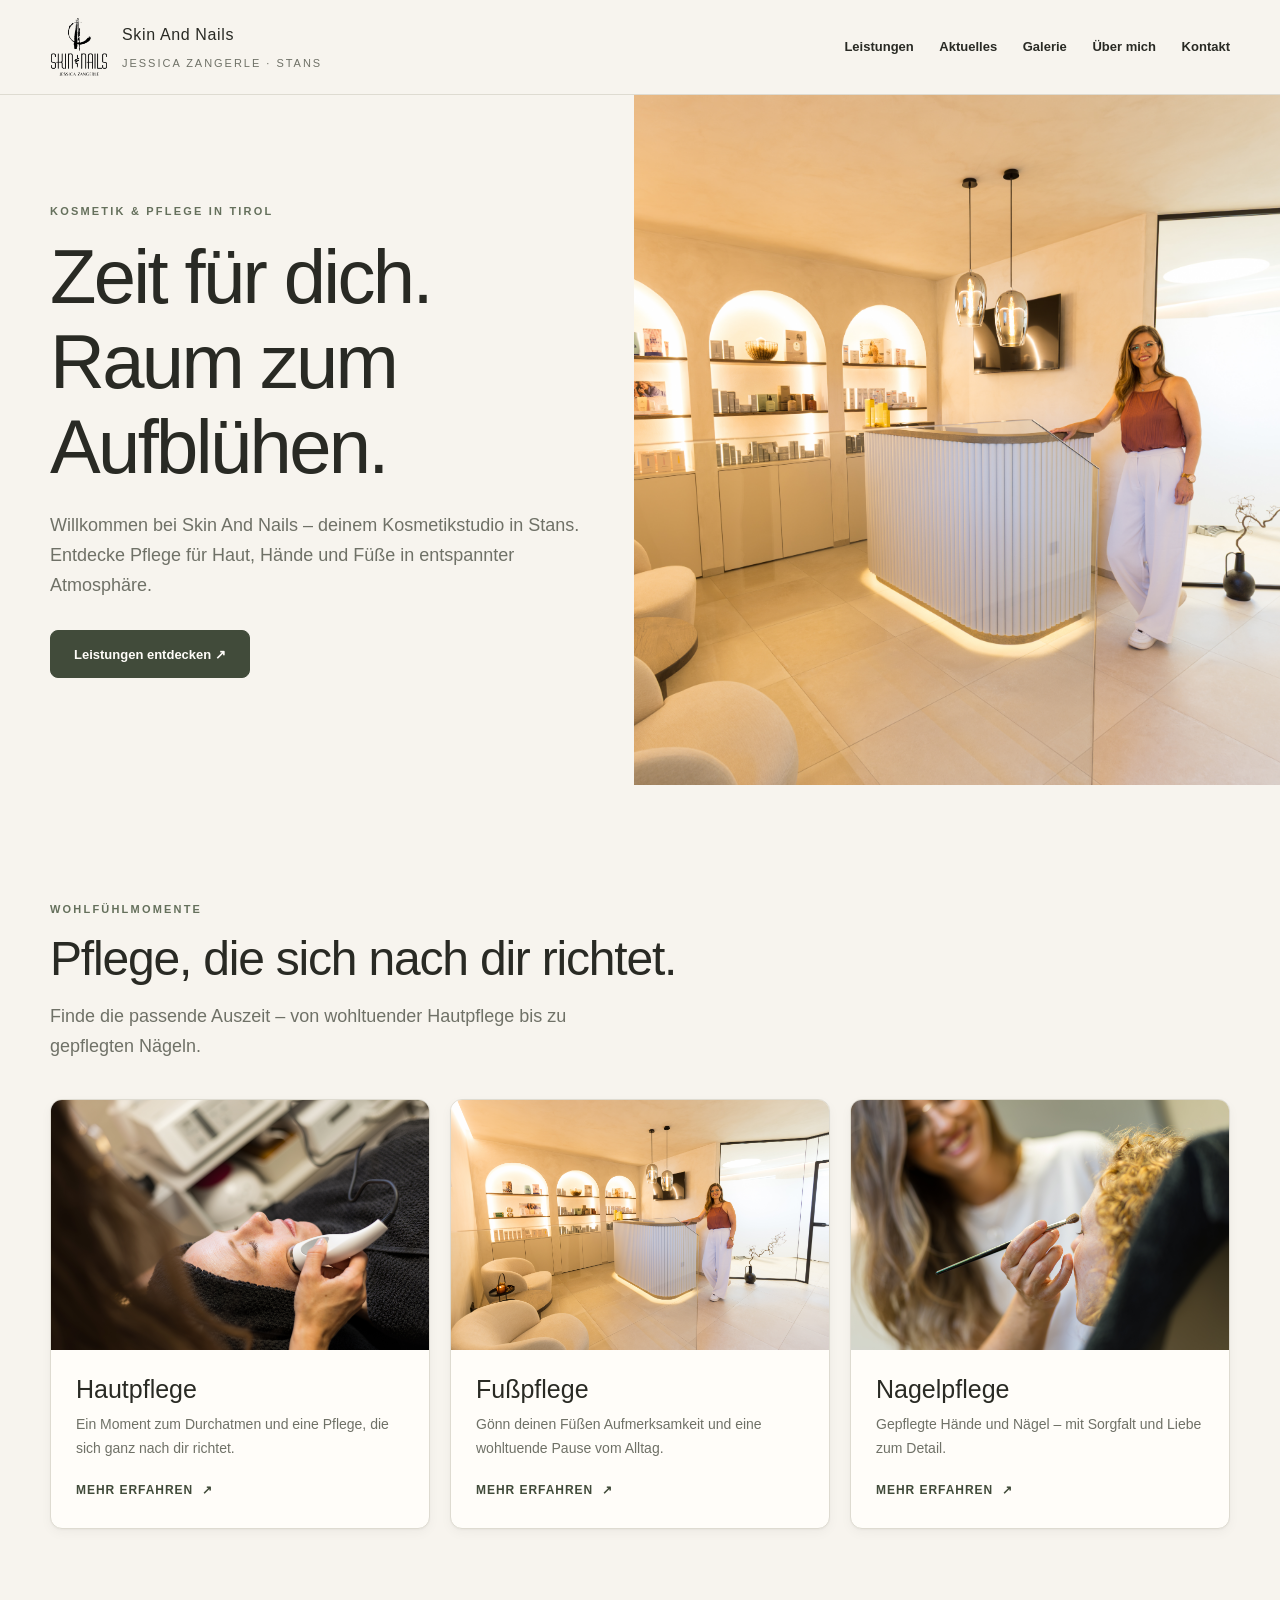
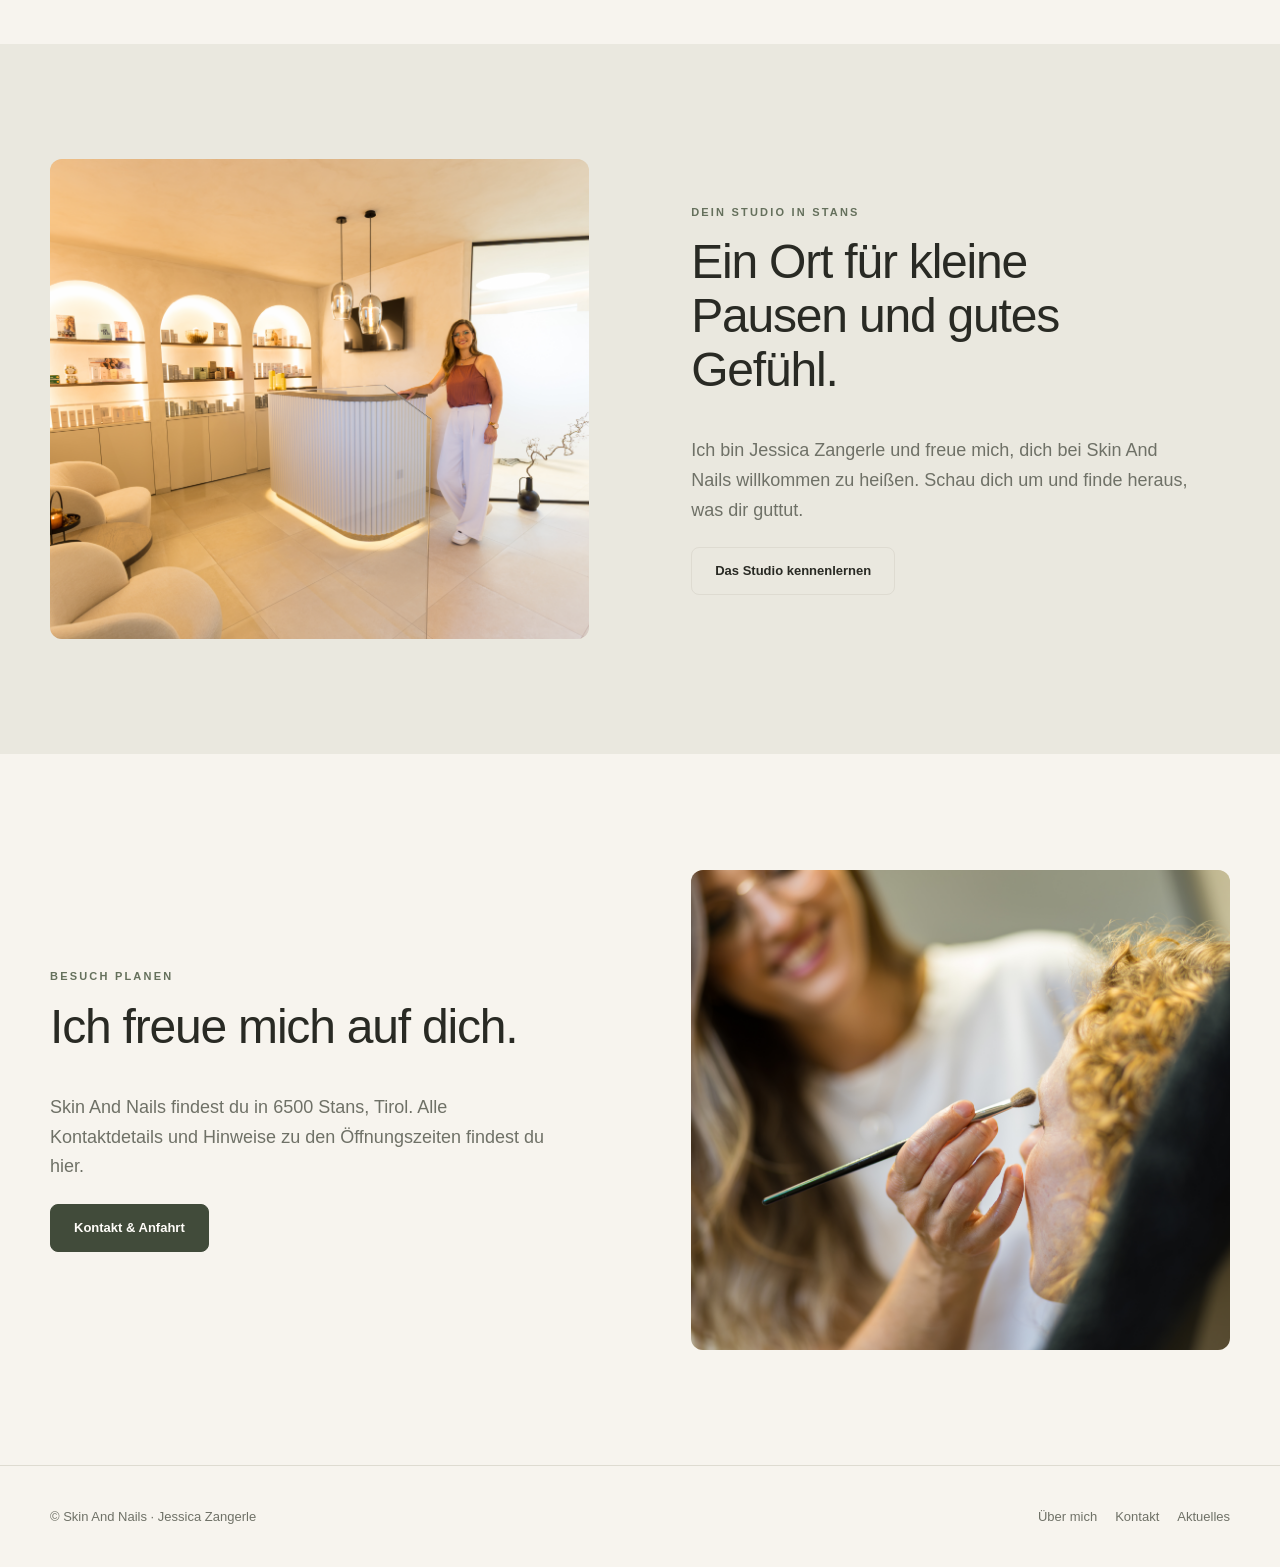
<file: index.html>
<!doctype html>
<html lang="de">
<head>
  <meta charset="utf-8">
  <meta name="viewport" content="width=device-width, initial-scale=1">
  <meta name="description" content="Skin And Nails – Kosmetik, Fußpflege und Nagelpflege in Stans, Tirol. Inhaberin Jessica Zangerle.">
  <meta name="theme-color" content="#f7f4ee">
  <title>Skin And Nails | Kosmetik in Stans, Tirol</title>
  <link rel="stylesheet" href="styles.css">
</head>
<body>
  <header class="site-header"><div class="header-inner">
    <a class="brand" href="./" aria-label="Skin And Nails – Startseite"><img src="assets/logo.png" alt="Skin And Nails Logo"><span><span class="brand-name">Skin And Nails</span><span class="brand-byline">Jessica Zangerle · Stans</span></span></a>
    <nav class="desktop-nav" aria-label="Hauptnavigation"><a href="services/">Leistungen</a><a href="news/">Aktuelles</a><a href="gallery/">Galerie</a><a href="about/">Über mich</a><a href="contact/">Kontakt</a></nav><details class="site-menu"><summary aria-label="Navigation">Menü</summary><nav aria-label="Hauptnavigation"><a href="services/">Leistungen</a><a href="news/">Aktuelles</a><a href="gallery/">Galerie</a><a href="about/">Über mich</a><a href="contact/">Kontakt</a></nav></details>
  </div></header>
  <main>
    <section class="hero">
      <div class="hero-copy"><p class="eyebrow">Kosmetik & Pflege in Tirol</p><h1>Zeit für dich. Raum zum Aufblühen.</h1><p class="lead">Willkommen bei Skin And Nails – deinem Kosmetikstudio in Stans. Entdecke Pflege für Haut, Hände und Füße in entspannter Atmosphäre.</p><a class="button" href="services/">Leistungen entdecken <span aria-hidden="true">&nbsp;↗</span></a></div>
      <div class="hero-image"><img src="assets/studio.jpg" alt="Einblick in das helle Studio Skin And Nails"></div>
    </section>
    <section class="section"><div class="container">
      <div class="section-heading"><p class="eyebrow">Wohlfühlmomente</p><h2>Pflege, die sich nach dir richtet.</h2><p class="lead">Finde die passende Auszeit – von wohltuender Hautpflege bis zu gepflegten Nägeln.</p></div>
      <div class="cards">
        <a class="card" href="services/"><div class="card-image"><img src="assets/skin.jpg" alt="Kosmetische Hautpflege"></div><div class="card-body"><h3>Hautpflege</h3><p>Ein Moment zum Durchatmen und eine Pflege, die sich ganz nach dir richtet.</p><span class="text-link">Mehr erfahren&nbsp; ↗</span></div></a>
        <a class="card" href="services/feet/"><div class="card-image"><img src="assets/studio.jpg" alt="Ruhige Atmosphäre im Studio"></div><div class="card-body"><h3>Fußpflege</h3><p>Gönn deinen Füßen Aufmerksamkeit und eine wohltuende Pause vom Alltag.</p><span class="text-link">Mehr erfahren&nbsp; ↗</span></div></a>
        <a class="card" href="services/nails/"><div class="card-image"><img src="assets/eyes.jpg" alt="Detail aus einer kosmetischen Behandlung"></div><div class="card-body"><h3>Nagelpflege</h3><p>Gepflegte Hände und Nägel – mit Sorgfalt und Liebe zum Detail.</p><span class="text-link">Mehr erfahren&nbsp; ↗</span></div></a>
      </div>
    </div></section>
    <section class="section soft-band"><div class="container split"><div class="split-image"><img src="assets/studio.jpg" alt="Der einladende Empfangsbereich des Studios"></div><div class="split-copy"><p class="eyebrow">Dein Studio in Stans</p><h2>Ein Ort für kleine Pausen und gutes Gefühl.</h2><p class="lead">Ich bin Jessica Zangerle und freue mich, dich bei Skin And Nails willkommen zu heißen. Schau dich um und finde heraus, was dir guttut.</p><a class="button button-light" href="about/">Das Studio kennenlernen</a></div></div></section>
    <section class="section"><div class="container split"><div class="split-copy"><p class="eyebrow">Besuch planen</p><h2>Ich freue mich auf dich.</h2><p class="lead">Skin And Nails findest du in 6500 Stans, Tirol. Alle Kontaktdetails und Hinweise zu den Öffnungszeiten findest du hier.</p><a class="button" href="contact/">Kontakt & Anfahrt</a></div><div class="split-image"><img src="assets/eyes.jpg" alt="Kosmetische Behandlung im Studio"></div></div></section>
  </main>
  <footer class="site-footer"><div class="container footer-inner"><span>© Skin And Nails · Jessica Zangerle</span><div class="footer-links"><a href="about/">Über mich</a><a href="contact/">Kontakt</a><a href="news/">Aktuelles</a></div></div></footer>
</body>
</html>
</file>
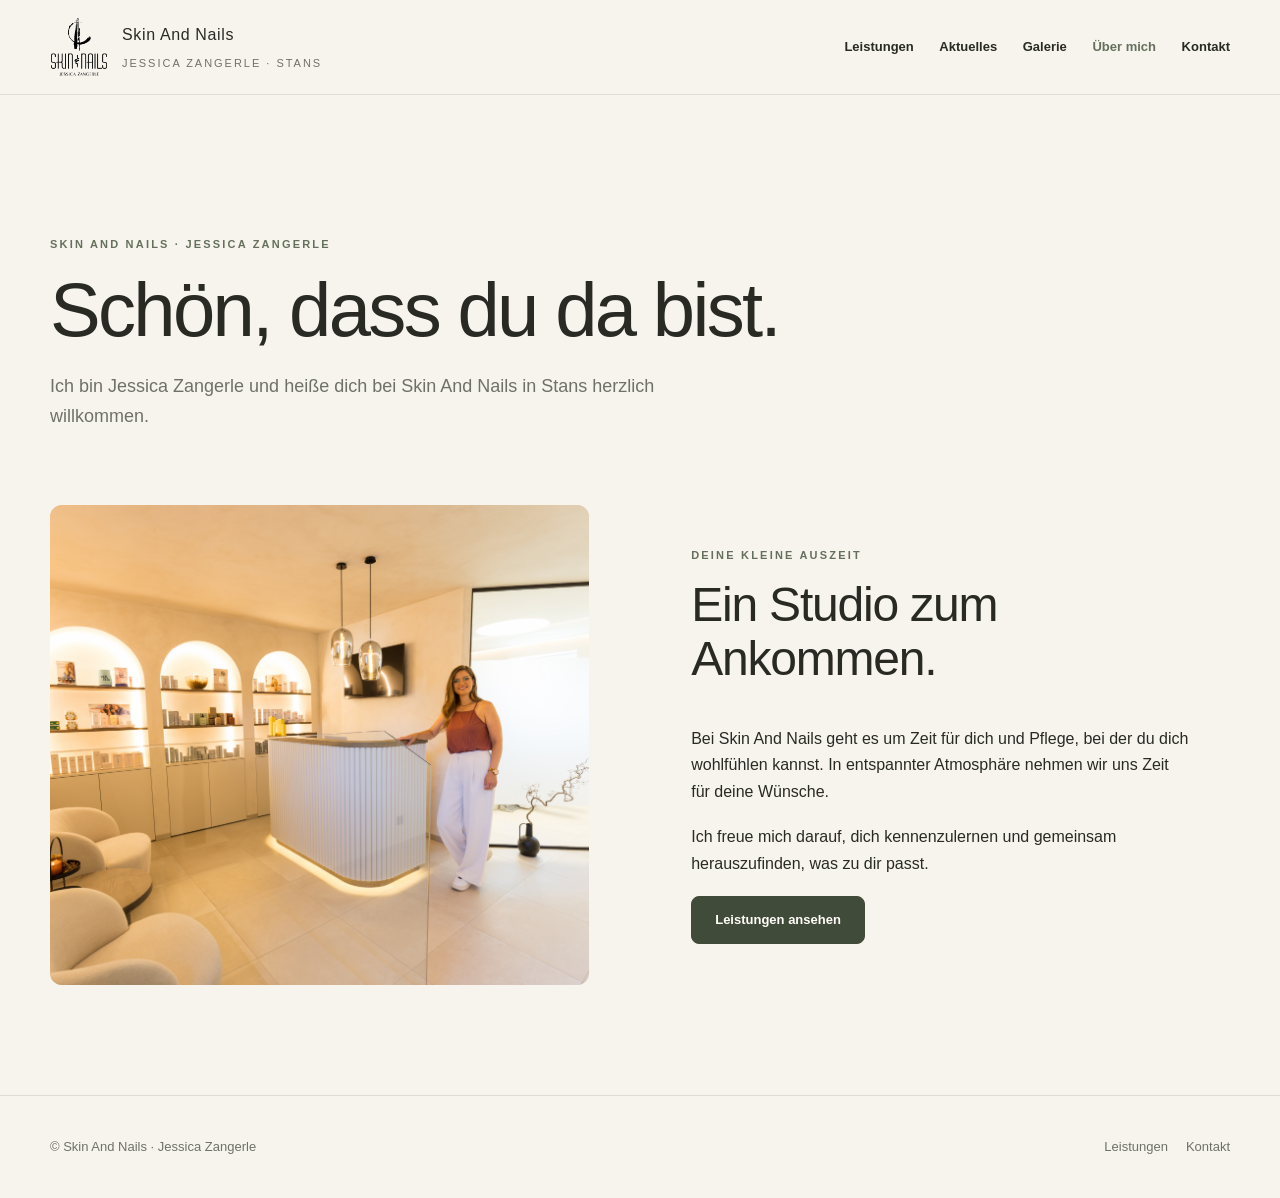
<file: about/index.html>
<!doctype html>
<html lang="de"><head><meta charset="utf-8"><meta name="viewport" content="width=device-width, initial-scale=1"><meta name="description" content="Lerne Jessica Zangerle und Skin And Nails in Stans kennen."><title>Über mich | Skin And Nails</title><link rel="stylesheet" href="../styles.css"></head>
<body><header class="site-header"><div class="header-inner"><a class="brand" href="../" aria-label="Skin And Nails – Startseite"><img src="../assets/logo.png" alt="Skin And Nails Logo"><span><span class="brand-name">Skin And Nails</span><span class="brand-byline">Jessica Zangerle · Stans</span></span></a><nav class="desktop-nav" aria-label="Hauptnavigation"><a href="../services/">Leistungen</a><a href="../news/">Aktuelles</a><a href="../gallery/">Galerie</a><a href="./" aria-current="page">Über mich</a><a href="../contact/">Kontakt</a></nav><details class="site-menu"><summary aria-label="Navigation">Menü</summary><nav aria-label="Hauptnavigation"><a href="../services/">Leistungen</a><a href="../news/">Aktuelles</a><a href="../gallery/">Galerie</a><a href="./" aria-current="page">Über mich</a><a href="../contact/">Kontakt</a></nav></details></div></header>
<main><section class="container page-hero"><p class="eyebrow">Skin And Nails · Jessica Zangerle</p><h1>Schön, dass du da bist.</h1><p class="lead">Ich bin Jessica Zangerle und heiße dich bei Skin And Nails in Stans herzlich willkommen.</p></section><section class="container split" style="padding-bottom:110px"><div class="split-image"><img src="../assets/studio.jpg" alt="Der freundliche, helle Raum von Skin And Nails"></div><div class="split-copy"><p class="eyebrow">Deine kleine Auszeit</p><h2>Ein Studio zum Ankommen.</h2><p>Bei Skin And Nails geht es um Zeit für dich und Pflege, bei der du dich wohlfühlen kannst. In entspannter Atmosphäre nehmen wir uns Zeit für deine Wünsche.</p><p>Ich freue mich darauf, dich kennenzulernen und gemeinsam herauszufinden, was zu dir passt.</p><a class="button" href="../services/">Leistungen ansehen</a></div></section></main><footer class="site-footer"><div class="container footer-inner"><span>© Skin And Nails · Jessica Zangerle</span><div class="footer-links"><a href="../services/">Leistungen</a><a href="../contact/">Kontakt</a></div></div></footer></body></html>
</file>
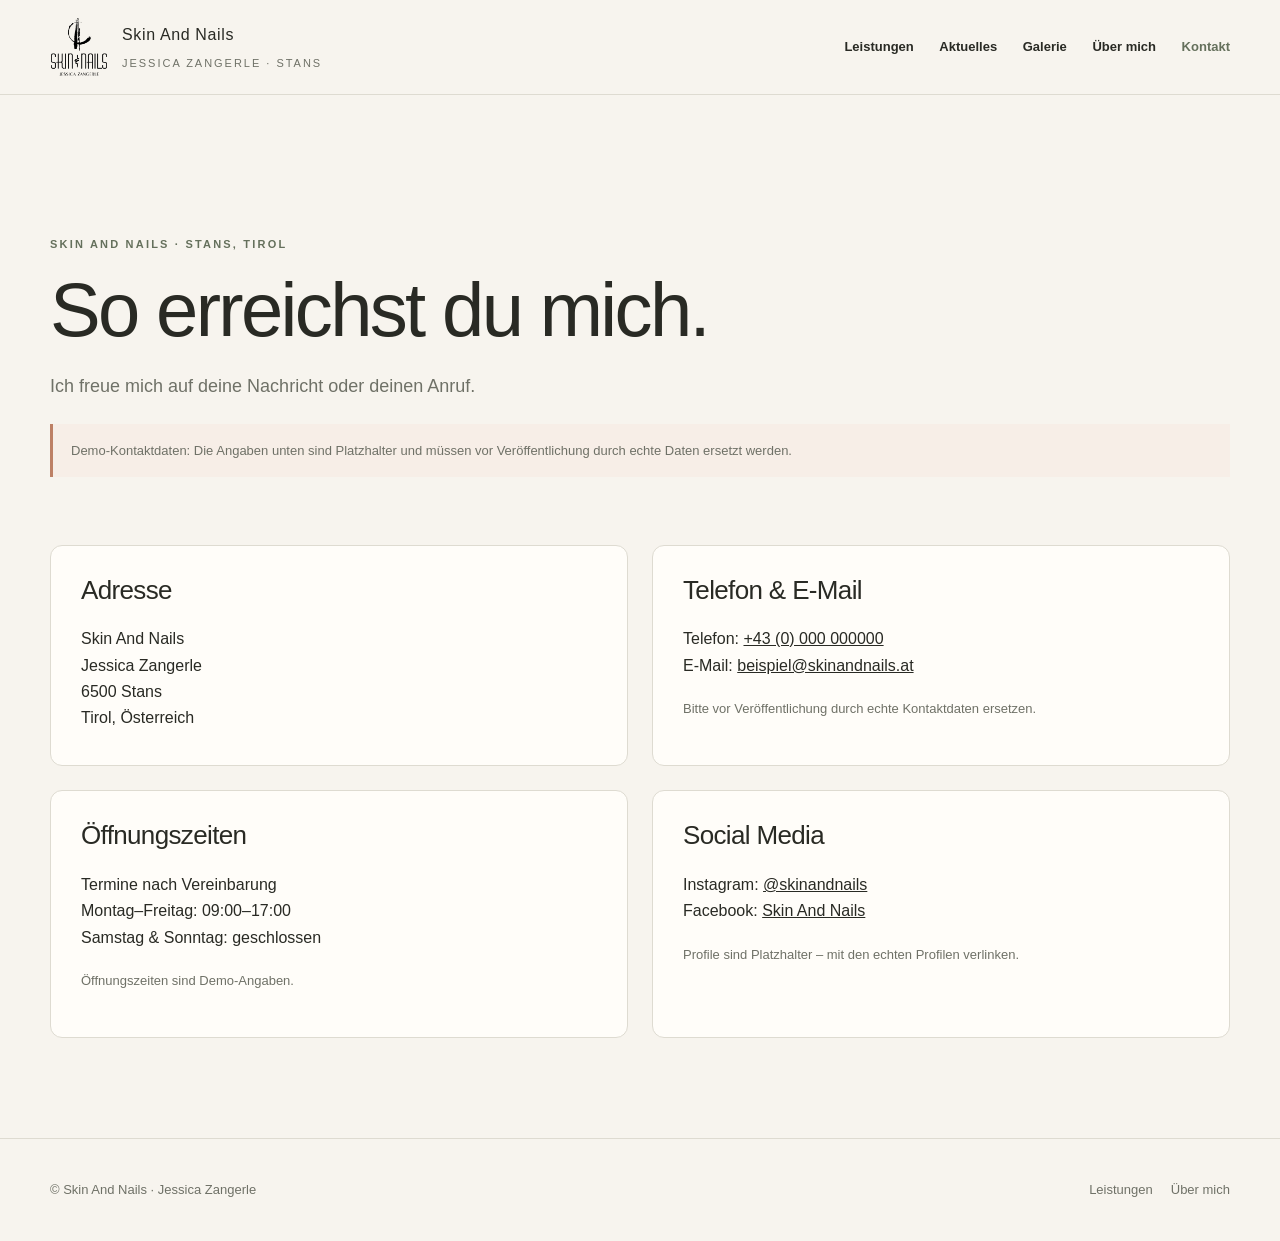
<file: contact/index.html>
<!doctype html>
<html lang="de">

<head>
    <meta charset="utf-8">
    <meta name="viewport" content="width=device-width, initial-scale=1">
    <meta name="description" content="Kontakt und Öffnungszeiten von Skin And Nails in Stans, Tirol.">
    <title>Kontakt | Skin And Nails</title>
    <link rel="stylesheet" href="../styles.css">
</head>

<body>
    <header class="site-header">
        <div class="header-inner"><a class="brand" href="../" aria-label="Skin And Nails – Startseite"><img
                    src="../assets/logo.png" alt="Skin And Nails Logo"><span><span class="brand-name">Skin And
                        Nails</span><span class="brand-byline">Jessica Zangerle · Stans</span></span></a>
            <nav class="desktop-nav" aria-label="Hauptnavigation"><a href="../services/">Leistungen</a><a
                        href="../news/">Aktuelles</a><a href="../gallery/">Galerie</a><a href="../about/">Über
                        mich</a><a href="./" aria-current="page">Kontakt</a></nav><details class="site-menu">
                <summary aria-label="Navigation">Menü</summary>
                <nav aria-label="Hauptnavigation"><a href="../services/">Leistungen</a><a
                        href="../news/">Aktuelles</a><a href="../gallery/">Galerie</a><a href="../about/">Über
                        mich</a><a href="./" aria-current="page">Kontakt</a></nav>
            </details>
        </div>
    </header>
    <main>
        <section class="container page-hero">
            <p class="eyebrow">Skin And Nails · Stans, Tirol</p>
            <h1>So erreichst du mich.</h1>
            <p class="lead">Ich freue mich auf deine Nachricht oder deinen Anruf.</p>
            <p class="placeholder-note">Demo-Kontaktdaten: Die Angaben unten sind Platzhalter und müssen vor
                Veröffentlichung durch echte Daten ersetzt werden.</p>
        </section>
        <section class="container contact-grid">
            <div class="contact-card">
                <h2>Adresse</h2>
                <address>Skin And Nails<br>Jessica Zangerle<br>6500 Stans<br>Tirol, Österreich</address>
            </div>
            <div class="contact-card">
                <h2>Telefon & E-Mail</h2>
                <p>Telefon: <a href="tel:+43000000000">+43 (0) 000 000000</a><br>E-Mail: <a
                        href="mailto:beispiel@skinandnails.at">beispiel@skinandnails.at</a></p>
                <p class="article-meta">Bitte vor Veröffentlichung durch echte Kontaktdaten ersetzen.</p>
            </div>
            <div class="contact-card">
                <h2>Öffnungszeiten</h2>
                <p>Termine nach Vereinbarung<br>Montag–Freitag: 09:00–17:00<br>Samstag & Sonntag: geschlossen</p>
                <p class="article-meta">Öffnungszeiten sind Demo-Angaben.</p>
            </div>
            <div class="contact-card">
                <h2>Social Media</h2>
                <p>Instagram: <a href="https://www.instagram.com/"
                        rel="noopener noreferrer">@skinandnails</a><br>Facebook: <a href="https://www.facebook.com/"
                        rel="noopener noreferrer">Skin And Nails</a></p>
                <p class="article-meta">Profile sind Platzhalter – mit den echten Profilen verlinken.</p>
            </div>
        </section>
    </main>
    <footer class="site-footer">
        <div class="container footer-inner"><span>© Skin And Nails · Jessica Zangerle</span>
            <div class="footer-links"><a href="../services/">Leistungen</a><a href="../about/">Über mich</a></div>
        </div>
    </footer>
</body>

</html>
</file>
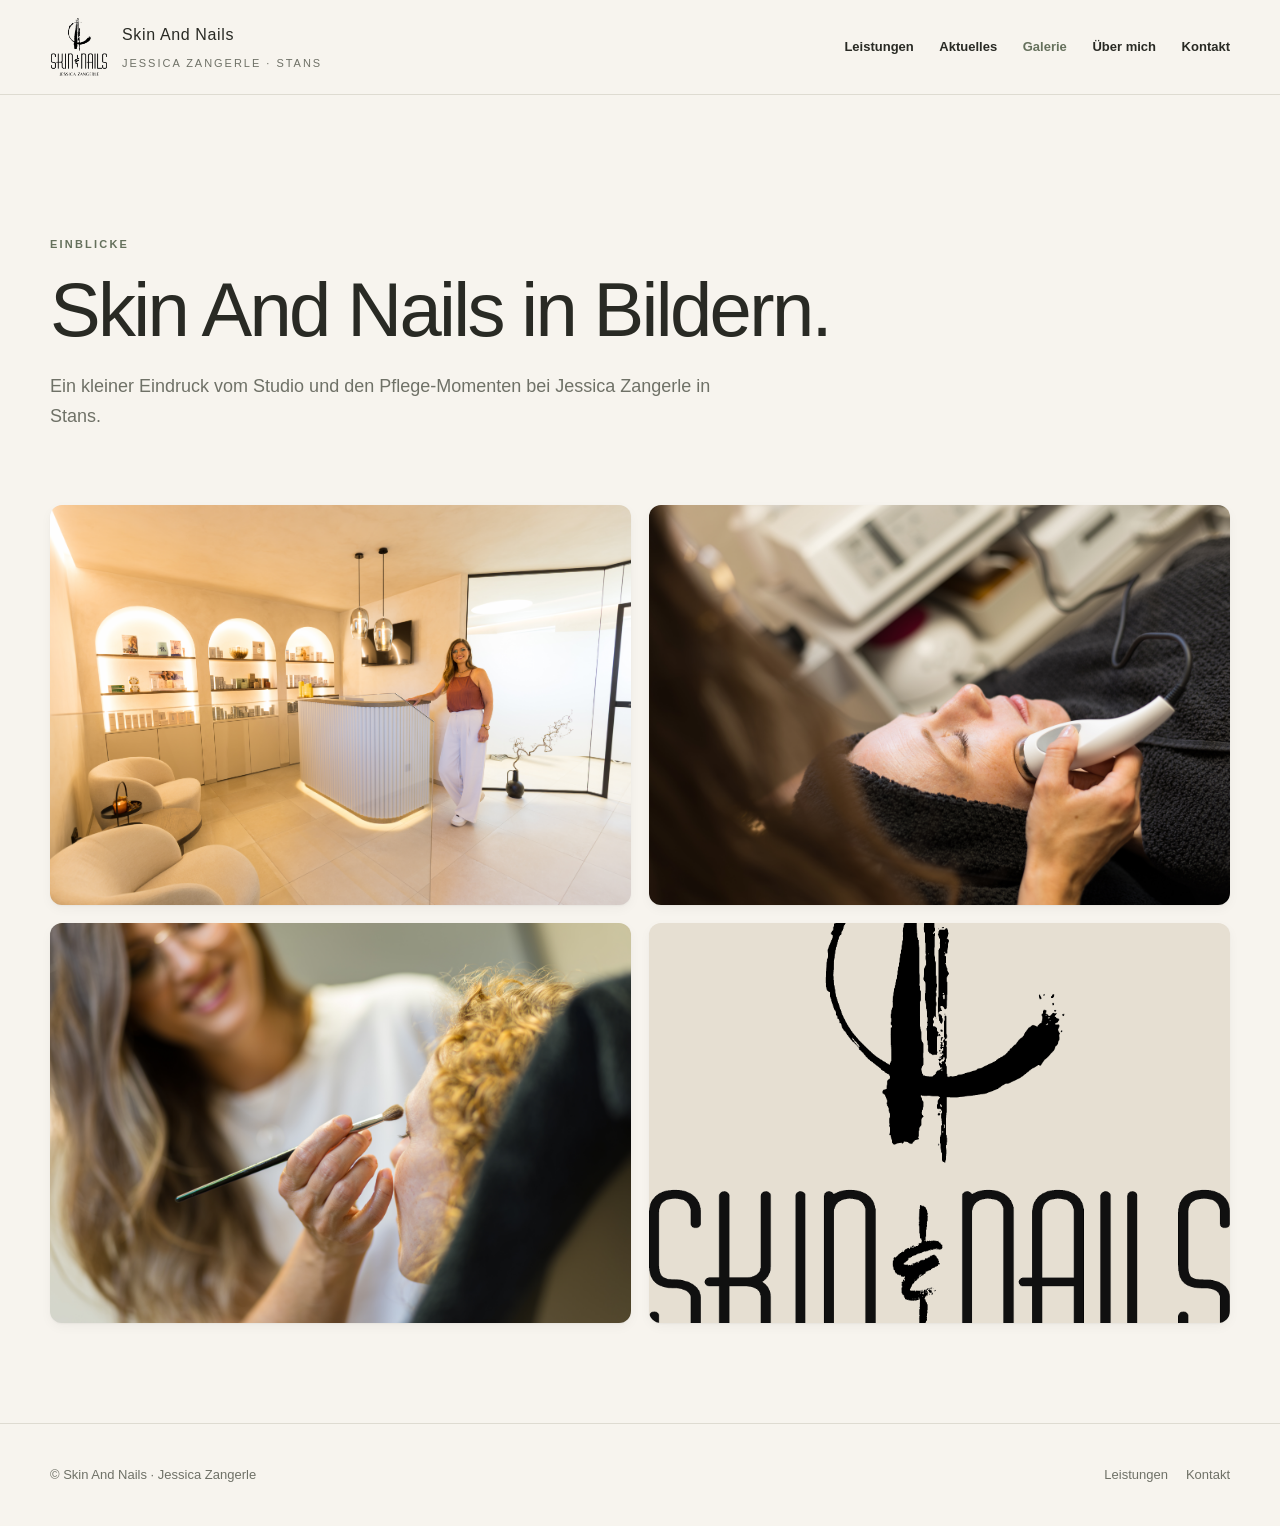
<file: gallery/index.html>
<!doctype html>
<html lang="de"><head><meta charset="utf-8"><meta name="viewport" content="width=device-width, initial-scale=1"><meta name="description" content="Einblicke in das Studio Skin And Nails in Stans, Tirol."><title>Galerie | Skin And Nails</title><link rel="stylesheet" href="../styles.css"></head>
<body><header class="site-header"><div class="header-inner"><a class="brand" href="../" aria-label="Skin And Nails – Startseite"><img src="../assets/logo.png" alt="Skin And Nails Logo"><span><span class="brand-name">Skin And Nails</span><span class="brand-byline">Jessica Zangerle · Stans</span></span></a><nav class="desktop-nav" aria-label="Hauptnavigation"><a href="../services/">Leistungen</a><a href="../news/">Aktuelles</a><a href="./" aria-current="page">Galerie</a><a href="../about/">Über mich</a><a href="../contact/">Kontakt</a></nav><details class="site-menu"><summary aria-label="Navigation">Menü</summary><nav aria-label="Hauptnavigation"><a href="../services/">Leistungen</a><a href="../news/">Aktuelles</a><a href="./" aria-current="page">Galerie</a><a href="../about/">Über mich</a><a href="../contact/">Kontakt</a></nav></details></div></header>
<main><section class="container page-hero"><p class="eyebrow">Einblicke</p><h1>Skin And Nails in Bildern.</h1><p class="lead">Ein kleiner Eindruck vom Studio und den Pflege-Momenten bei Jessica Zangerle in Stans.</p></section><section class="container gallery-grid" aria-label="Bildergalerie"><img src="../assets/studio.jpg" alt="Heller Empfangs- und Wartebereich im Studio"><img src="../assets/skin.jpg" alt="Kosmetische Hautbehandlung"><img src="../assets/eyes.jpg" alt="Detailaufnahme einer kosmetischen Behandlung"><img src="../assets/logo.png" alt="Skin And Nails Logo"></section></main><footer class="site-footer"><div class="container footer-inner"><span>© Skin And Nails · Jessica Zangerle</span><div class="footer-links"><a href="../services/">Leistungen</a><a href="../contact/">Kontakt</a></div></div></footer></body></html>
</file>
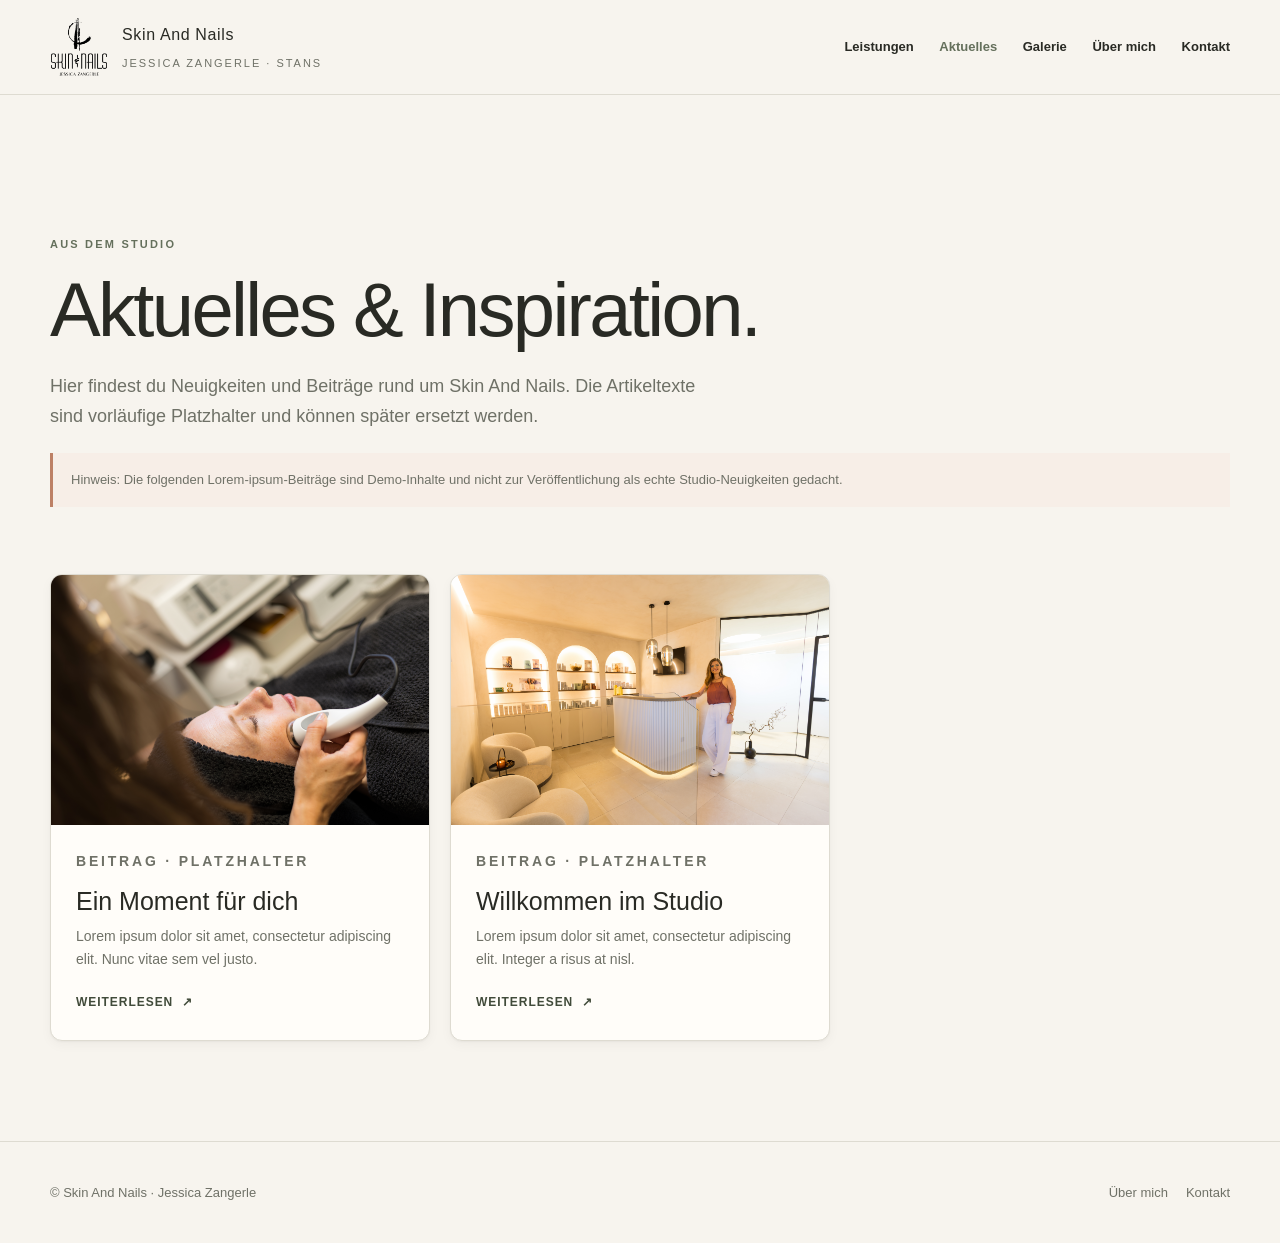
<file: news/index.html>
<!doctype html>
<html lang="de"><head><meta charset="utf-8"><meta name="viewport" content="width=device-width, initial-scale=1"><meta name="description" content="Neuigkeiten und Beiträge von Skin And Nails in Stans, Tirol."><title>Aktuelles | Skin And Nails</title><link rel="stylesheet" href="../styles.css"></head>
<body><header class="site-header"><div class="header-inner"><a class="brand" href="../" aria-label="Skin And Nails – Startseite"><img src="../assets/logo.png" alt="Skin And Nails Logo"><span><span class="brand-name">Skin And Nails</span><span class="brand-byline">Jessica Zangerle · Stans</span></span></a><nav class="desktop-nav" aria-label="Hauptnavigation"><a href="../services/">Leistungen</a><a href="./" aria-current="page">Aktuelles</a><a href="../gallery/">Galerie</a><a href="../about/">Über mich</a><a href="../contact/">Kontakt</a></nav><details class="site-menu"><summary aria-label="Navigation">Menü</summary><nav aria-label="Hauptnavigation"><a href="../services/">Leistungen</a><a href="./" aria-current="page">Aktuelles</a><a href="../gallery/">Galerie</a><a href="../about/">Über mich</a><a href="../contact/">Kontakt</a></nav></details></div></header>
<main><section class="container page-hero"><p class="eyebrow">Aus dem Studio</p><h1>Aktuelles & Inspiration.</h1><p class="lead">Hier findest du Neuigkeiten und Beiträge rund um Skin And Nails. Die Artikeltexte sind vorläufige Platzhalter und können später ersetzt werden.</p><p class="placeholder-note">Hinweis: Die folgenden Lorem-ipsum-Beiträge sind Demo-Inhalte und nicht zur Veröffentlichung als echte Studio-Neuigkeiten gedacht.</p></section><section class="container" style="padding-bottom:100px"><div class="cards">
<a class="card" href="article1/"><div class="card-image"><img src="../assets/skin.jpg" alt="Hautpflege"></div><div class="card-body"><p class="eyebrow">Beitrag · Platzhalter</p><h3>Ein Moment für dich</h3><p>Lorem ipsum dolor sit amet, consectetur adipiscing elit. Nunc vitae sem vel justo.</p><span class="text-link">Weiterlesen&nbsp; ↗</span></div></a>
<a class="card" href="article2/"><div class="card-image"><img src="../assets/studio.jpg" alt="Einblick in das Studio"></div><div class="card-body"><p class="eyebrow">Beitrag · Platzhalter</p><h3>Willkommen im Studio</h3><p>Lorem ipsum dolor sit amet, consectetur adipiscing elit. Integer a risus at nisl.</p><span class="text-link">Weiterlesen&nbsp; ↗</span></div></a>
</div></section></main><footer class="site-footer"><div class="container footer-inner"><span>© Skin And Nails · Jessica Zangerle</span><div class="footer-links"><a href="../about/">Über mich</a><a href="../contact/">Kontakt</a></div></div></footer></body></html>
</file>
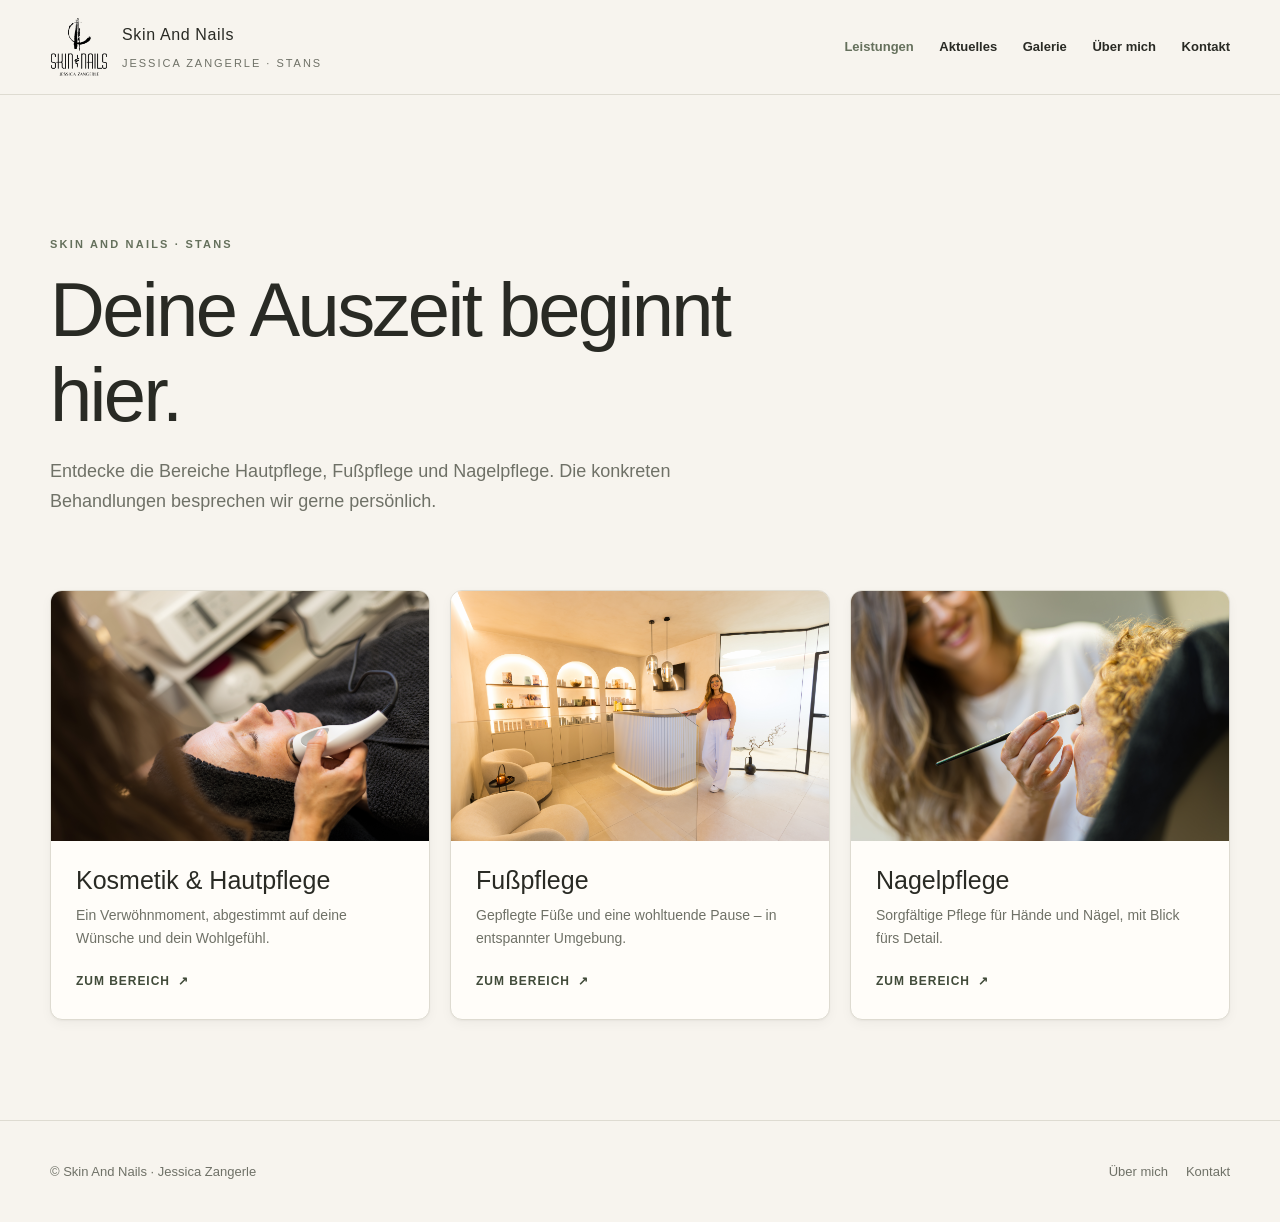
<file: services/index.html>
<!doctype html>
<html lang="de"><head><meta charset="utf-8"><meta name="viewport" content="width=device-width, initial-scale=1"><meta name="description" content="Entdecke die Pflegeangebote von Skin And Nails in Stans, Tirol."><title>Leistungen | Skin And Nails</title><link rel="stylesheet" href="../styles.css"></head>
<body><header class="site-header"><div class="header-inner"><a class="brand" href="../" aria-label="Skin And Nails – Startseite"><img src="../assets/logo.png" alt="Skin And Nails Logo"><span><span class="brand-name">Skin And Nails</span><span class="brand-byline">Jessica Zangerle · Stans</span></span></a><nav class="desktop-nav" aria-label="Hauptnavigation"><a href="./" aria-current="page">Leistungen</a><a href="../news/">Aktuelles</a><a href="../gallery/">Galerie</a><a href="../about/">Über mich</a><a href="../contact/">Kontakt</a></nav><details class="site-menu"><summary aria-label="Navigation">Menü</summary><nav aria-label="Hauptnavigation"><a href="./" aria-current="page">Leistungen</a><a href="../news/">Aktuelles</a><a href="../gallery/">Galerie</a><a href="../about/">Über mich</a><a href="../contact/">Kontakt</a></nav></details></div></header>
<main><section class="container page-hero"><p class="eyebrow">Skin And Nails · Stans</p><h1>Deine Auszeit beginnt hier.</h1><p class="lead">Entdecke die Bereiche Hautpflege, Fußpflege und Nagelpflege. Die konkreten Behandlungen besprechen wir gerne persönlich.</p></section><section class="container" style="padding-bottom:100px"><div class="cards">
<a class="card" href="./"><div class="card-image"><img src="../assets/skin.jpg" alt="Hautpflege bei Skin And Nails"></div><div class="card-body"><h3>Kosmetik & Hautpflege</h3><p>Ein Verwöhnmoment, abgestimmt auf deine Wünsche und dein Wohlgefühl.</p><span class="text-link">Zum Bereich&nbsp; ↗</span></div></a>
<a class="card" href="feet/"><div class="card-image"><img src="../assets/studio.jpg" alt="Ruhiger Behandlungsbereich im Studio"></div><div class="card-body"><h3>Fußpflege</h3><p>Gepflegte Füße und eine wohltuende Pause – in entspannter Umgebung.</p><span class="text-link">Zum Bereich&nbsp; ↗</span></div></a>
<a class="card" href="nails/"><div class="card-image"><img src="../assets/eyes.jpg" alt="Detail einer kosmetischen Behandlung"></div><div class="card-body"><h3>Nagelpflege</h3><p>Sorgfältige Pflege für Hände und Nägel, mit Blick fürs Detail.</p><span class="text-link">Zum Bereich&nbsp; ↗</span></div></a>
</div></section></main><footer class="site-footer"><div class="container footer-inner"><span>© Skin And Nails · Jessica Zangerle</span><div class="footer-links"><a href="../about/">Über mich</a><a href="../contact/">Kontakt</a></div></div></footer></body></html>
</file>
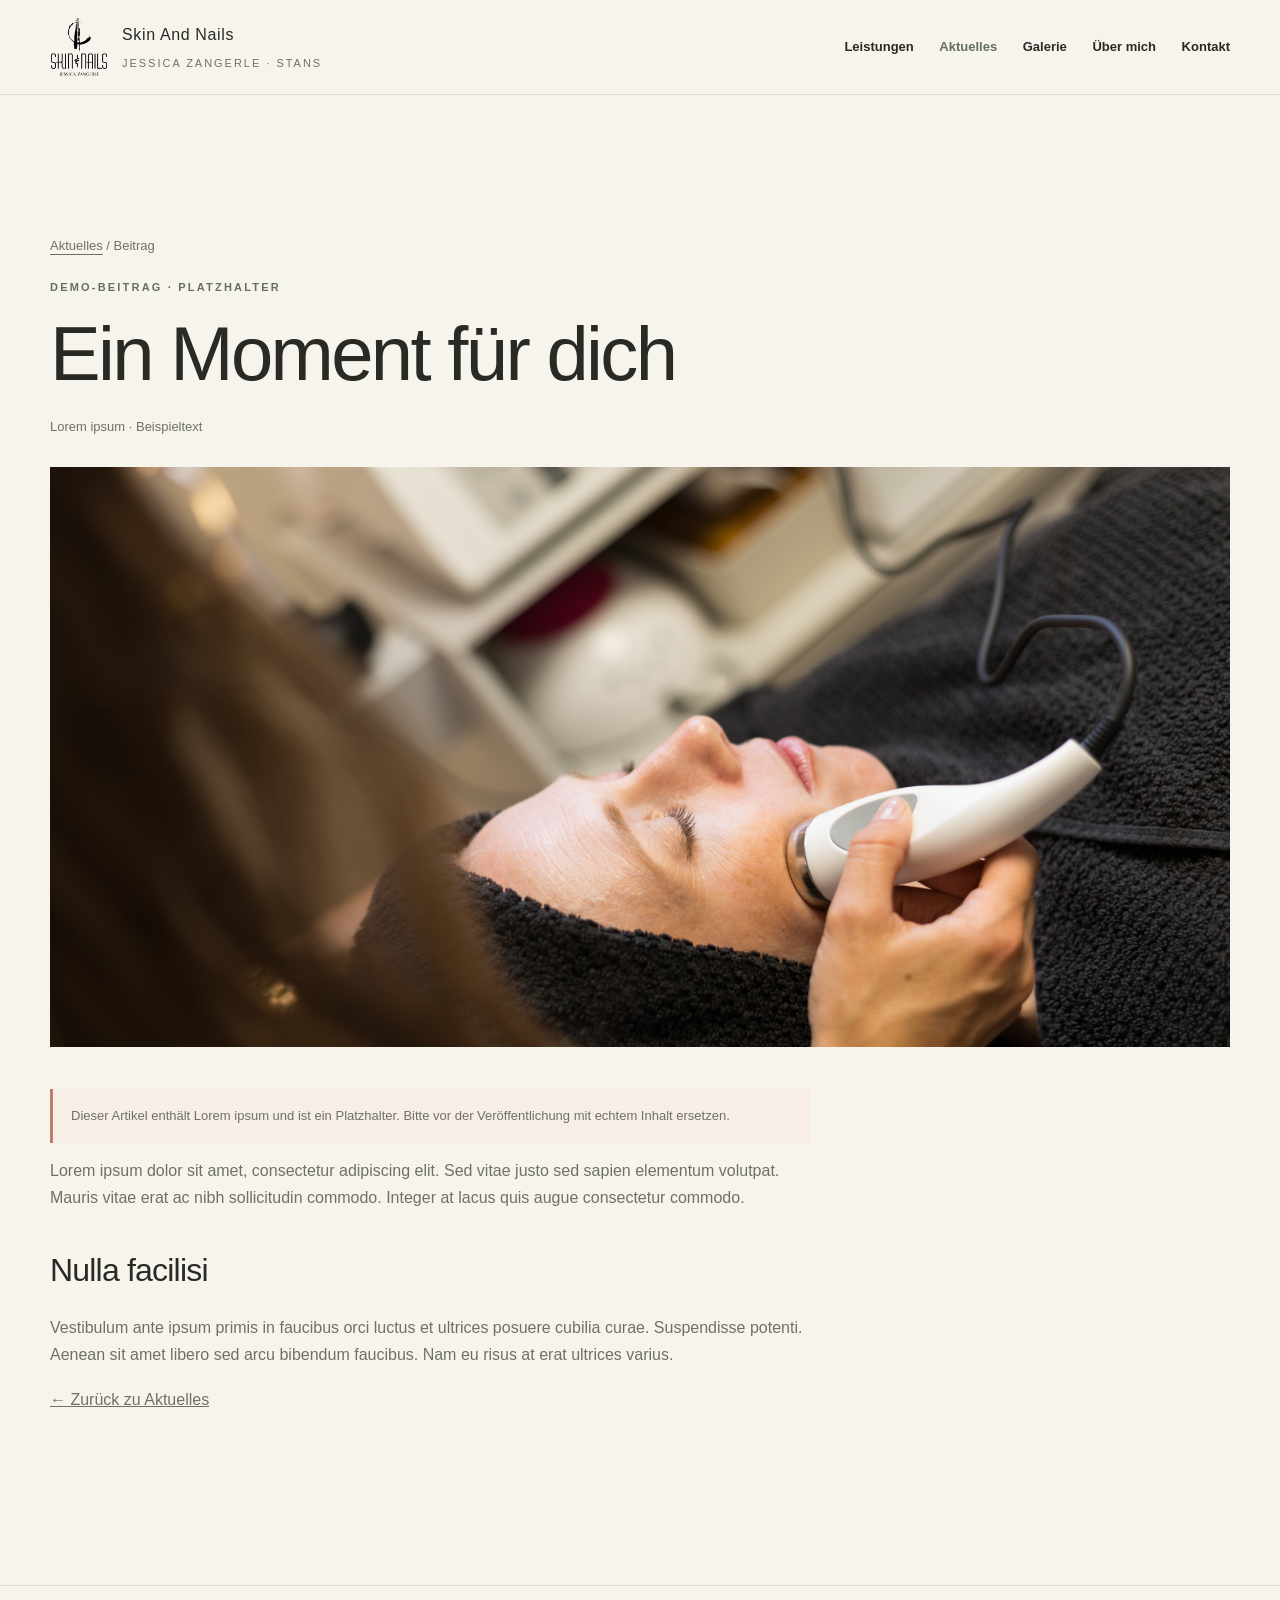
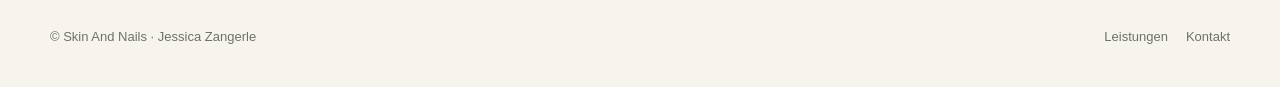
<file: news/article1/index.html>
<!doctype html>
<html lang="de"><head><meta charset="utf-8"><meta name="viewport" content="width=device-width, initial-scale=1"><meta name="description" content="Demo-Beitrag von Skin And Nails."><title>Ein Moment für dich | Skin And Nails</title><link rel="stylesheet" href="../../styles.css"></head>
<body><header class="site-header"><div class="header-inner"><a class="brand" href="../../" aria-label="Skin And Nails – Startseite"><img src="../../assets/logo.png" alt="Skin And Nails Logo"><span><span class="brand-name">Skin And Nails</span><span class="brand-byline">Jessica Zangerle · Stans</span></span></a><nav class="desktop-nav" aria-label="Hauptnavigation"><a href="../../services/">Leistungen</a><a href="../" aria-current="page">Aktuelles</a><a href="../../gallery/">Galerie</a><a href="../../about/">Über mich</a><a href="../../contact/">Kontakt</a></nav><details class="site-menu"><summary aria-label="Navigation">Menü</summary><nav aria-label="Hauptnavigation"><a href="../../services/">Leistungen</a><a href="../" aria-current="page">Aktuelles</a><a href="../../gallery/">Galerie</a><a href="../../about/">Über mich</a><a href="../../contact/">Kontakt</a></nav></details></div></header>
<main><article class="container page-hero"><p class="breadcrumb"><a href="../">Aktuelles</a> / Beitrag</p><p class="eyebrow">Demo-Beitrag · Platzhalter</p><h1>Ein Moment für dich</h1><p class="article-meta">Lorem ipsum · Beispieltext</p><img class="article-image" src="../../assets/skin.jpg" alt="Hautpflege bei Skin And Nails"><div class="content"><p class="placeholder-note">Dieser Artikel enthält Lorem ipsum und ist ein Platzhalter. Bitte vor der Veröffentlichung mit echtem Inhalt ersetzen.</p><p>Lorem ipsum dolor sit amet, consectetur adipiscing elit. Sed vitae justo sed sapien elementum volutpat. Mauris vitae erat ac nibh sollicitudin commodo. Integer at lacus quis augue consectetur commodo.</p><h2>Nulla facilisi</h2><p>Vestibulum ante ipsum primis in faucibus orci luctus et ultrices posuere cubilia curae. Suspendisse potenti. Aenean sit amet libero sed arcu bibendum faucibus. Nam eu risus at erat ultrices varius.</p><p><a href="../">← Zurück zu Aktuelles</a></p></div></article></main><footer class="site-footer"><div class="container footer-inner"><span>© Skin And Nails · Jessica Zangerle</span><div class="footer-links"><a href="../../services/">Leistungen</a><a href="../../contact/">Kontakt</a></div></div></footer></body></html>
</file>
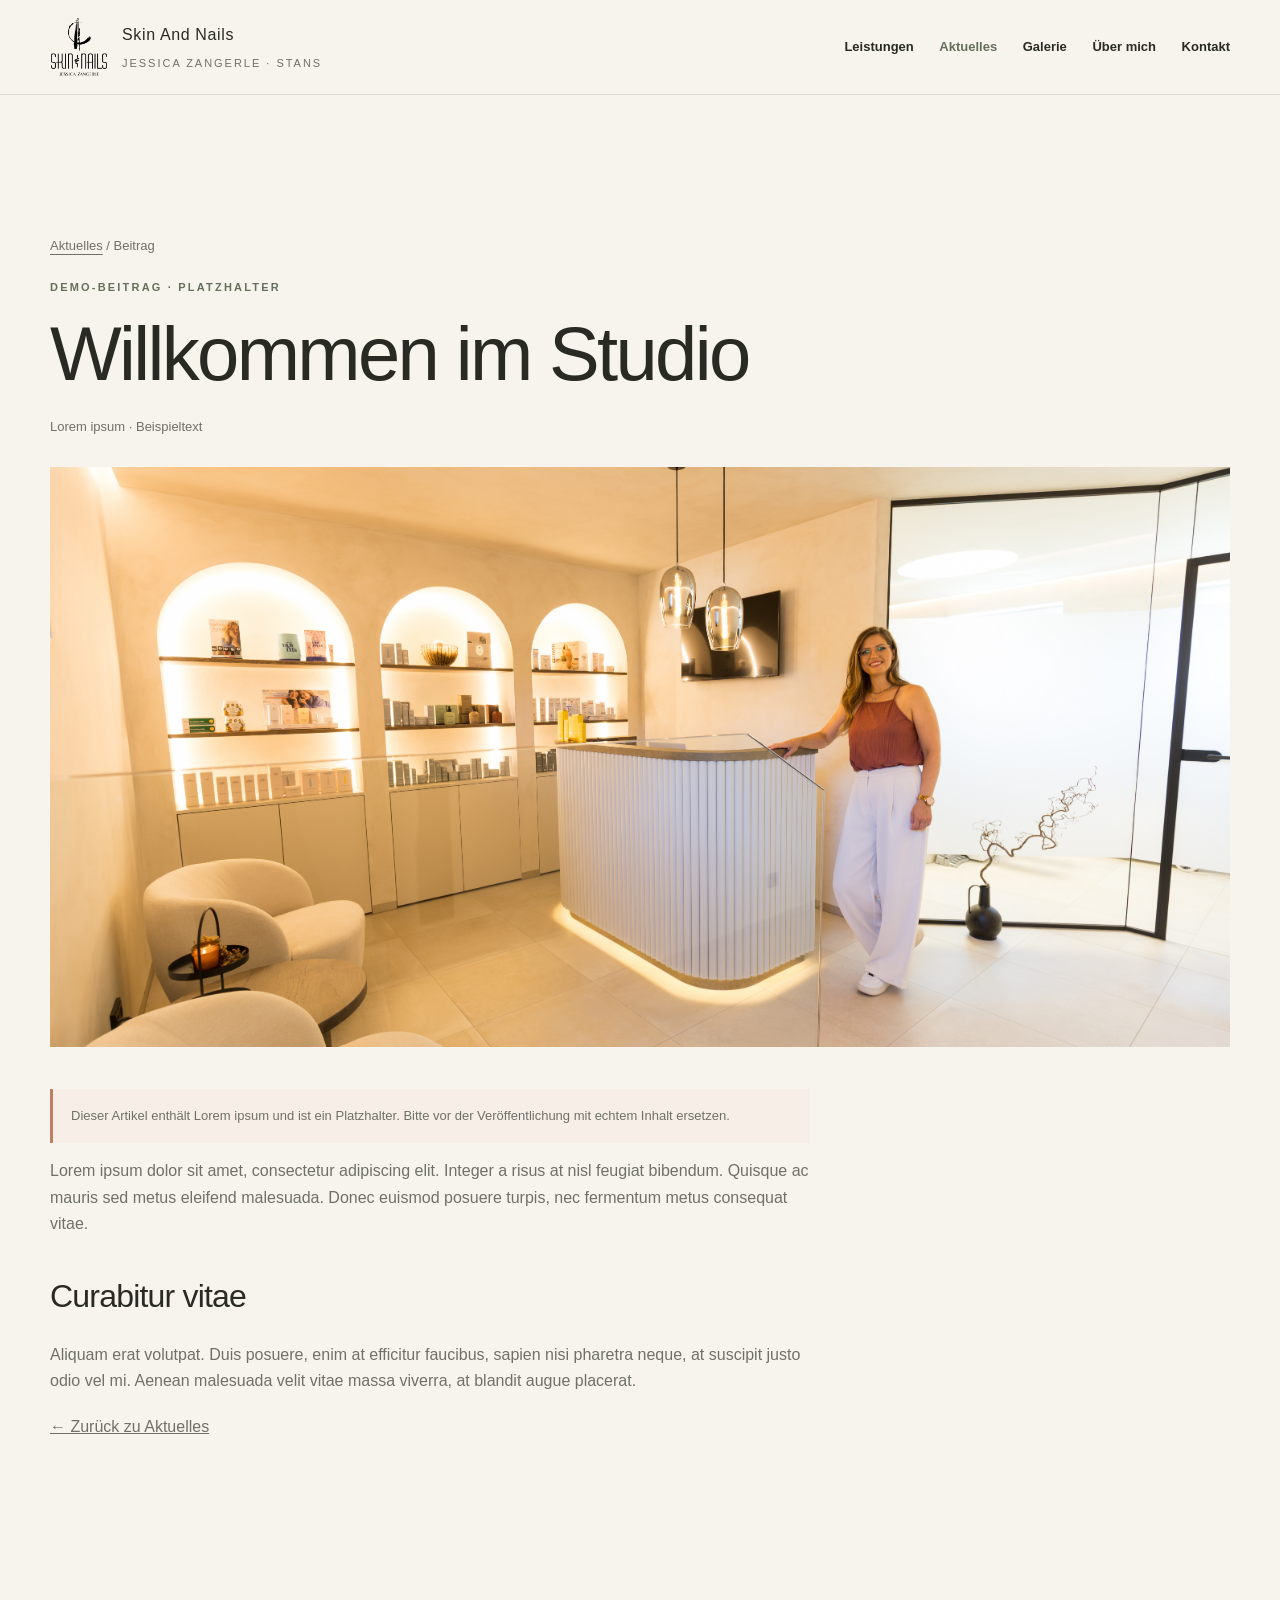
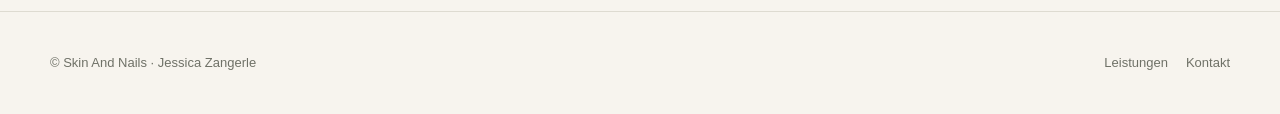
<file: news/article2/index.html>
<!doctype html>
<html lang="de"><head><meta charset="utf-8"><meta name="viewport" content="width=device-width, initial-scale=1"><meta name="description" content="Demo-Beitrag von Skin And Nails."><title>Willkommen im Studio | Skin And Nails</title><link rel="stylesheet" href="../../styles.css"></head>
<body><header class="site-header"><div class="header-inner"><a class="brand" href="../../" aria-label="Skin And Nails – Startseite"><img src="../../assets/logo.png" alt="Skin And Nails Logo"><span><span class="brand-name">Skin And Nails</span><span class="brand-byline">Jessica Zangerle · Stans</span></span></a><nav class="desktop-nav" aria-label="Hauptnavigation"><a href="../../services/">Leistungen</a><a href="../" aria-current="page">Aktuelles</a><a href="../../gallery/">Galerie</a><a href="../../about/">Über mich</a><a href="../../contact/">Kontakt</a></nav><details class="site-menu"><summary aria-label="Navigation">Menü</summary><nav aria-label="Hauptnavigation"><a href="../../services/">Leistungen</a><a href="../" aria-current="page">Aktuelles</a><a href="../../gallery/">Galerie</a><a href="../../about/">Über mich</a><a href="../../contact/">Kontakt</a></nav></details></div></header>
<main><article class="container page-hero"><p class="breadcrumb"><a href="../">Aktuelles</a> / Beitrag</p><p class="eyebrow">Demo-Beitrag · Platzhalter</p><h1>Willkommen im Studio</h1><p class="article-meta">Lorem ipsum · Beispieltext</p><img class="article-image" src="../../assets/studio.jpg" alt="Einblick in das Studio Skin And Nails"><div class="content"><p class="placeholder-note">Dieser Artikel enthält Lorem ipsum und ist ein Platzhalter. Bitte vor der Veröffentlichung mit echtem Inhalt ersetzen.</p><p>Lorem ipsum dolor sit amet, consectetur adipiscing elit. Integer a risus at nisl feugiat bibendum. Quisque ac mauris sed metus eleifend malesuada. Donec euismod posuere turpis, nec fermentum metus consequat vitae.</p><h2>Curabitur vitae</h2><p>Aliquam erat volutpat. Duis posuere, enim at efficitur faucibus, sapien nisi pharetra neque, at suscipit justo odio vel mi. Aenean malesuada velit vitae massa viverra, at blandit augue placerat.</p><p><a href="../">← Zurück zu Aktuelles</a></p></div></article></main><footer class="site-footer"><div class="container footer-inner"><span>© Skin And Nails · Jessica Zangerle</span><div class="footer-links"><a href="../../services/">Leistungen</a><a href="../../contact/">Kontakt</a></div></div></footer></body></html>
</file>
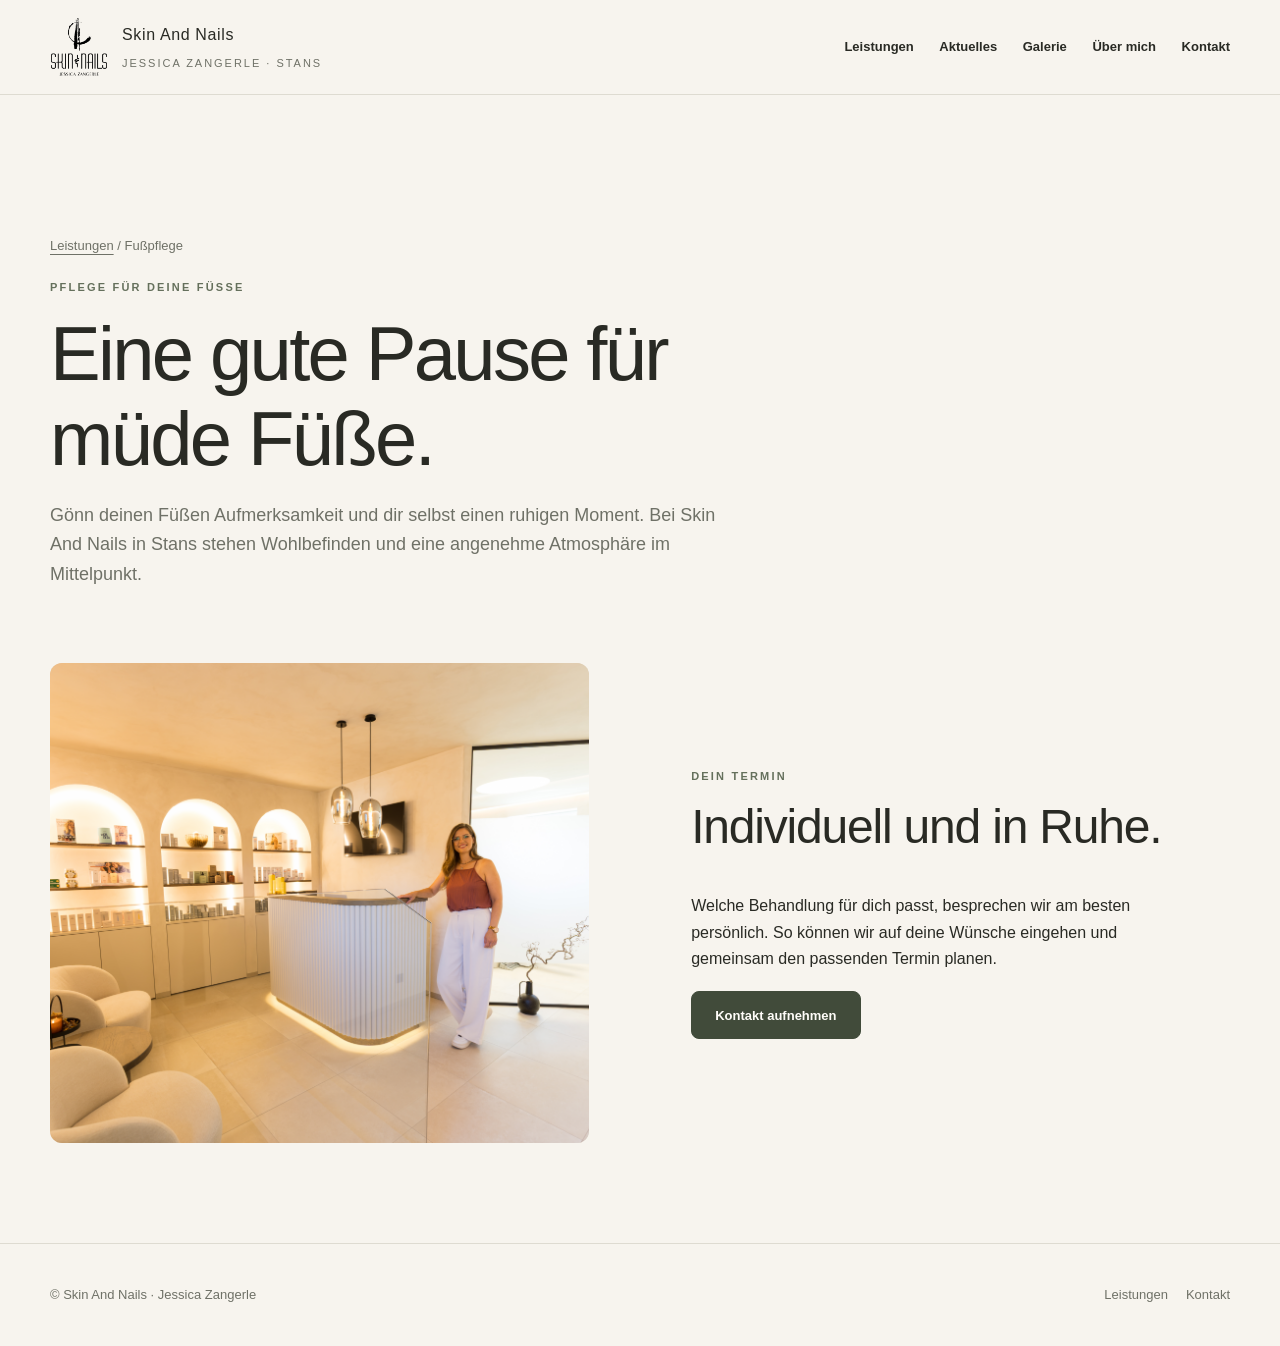
<file: services/feet/index.html>
<!doctype html>
<html lang="de"><head><meta charset="utf-8"><meta name="viewport" content="width=device-width, initial-scale=1"><meta name="description" content="Fußpflege bei Skin And Nails in Stans, Tirol."><title>Fußpflege | Skin And Nails</title><link rel="stylesheet" href="../../styles.css"></head>
<body><header class="site-header"><div class="header-inner"><a class="brand" href="../../" aria-label="Skin And Nails – Startseite"><img src="../../assets/logo.png" alt="Skin And Nails Logo"><span><span class="brand-name">Skin And Nails</span><span class="brand-byline">Jessica Zangerle · Stans</span></span></a><nav class="desktop-nav" aria-label="Hauptnavigation"><a href="../">Leistungen</a><a href="../../news/">Aktuelles</a><a href="../../gallery/">Galerie</a><a href="../../about/">Über mich</a><a href="../../contact/">Kontakt</a></nav><details class="site-menu"><summary aria-label="Navigation">Menü</summary><nav aria-label="Hauptnavigation"><a href="../">Leistungen</a><a href="../../news/">Aktuelles</a><a href="../../gallery/">Galerie</a><a href="../../about/">Über mich</a><a href="../../contact/">Kontakt</a></nav></details></div></header>
<main><section class="container page-hero"><p class="breadcrumb"><a href="../">Leistungen</a> / Fußpflege</p><p class="eyebrow">Pflege für deine Füße</p><h1>Eine gute Pause für müde Füße.</h1><p class="lead">Gönn deinen Füßen Aufmerksamkeit und dir selbst einen ruhigen Moment. Bei Skin And Nails in Stans stehen Wohlbefinden und eine angenehme Atmosphäre im Mittelpunkt.</p></section><section class="container split" style="padding-bottom:100px"><div class="split-image"><img src="../../assets/studio.jpg" alt="Der einladende Behandlungsraum im Studio"></div><div class="split-copy"><p class="eyebrow">Dein Termin</p><h2>Individuell und in Ruhe.</h2><p>Welche Behandlung für dich passt, besprechen wir am besten persönlich. So können wir auf deine Wünsche eingehen und gemeinsam den passenden Termin planen.</p><a class="button" href="../../contact/">Kontakt aufnehmen</a></div></section></main><footer class="site-footer"><div class="container footer-inner"><span>© Skin And Nails · Jessica Zangerle</span><div class="footer-links"><a href="../">Leistungen</a><a href="../../contact/">Kontakt</a></div></div></footer></body></html>
</file>
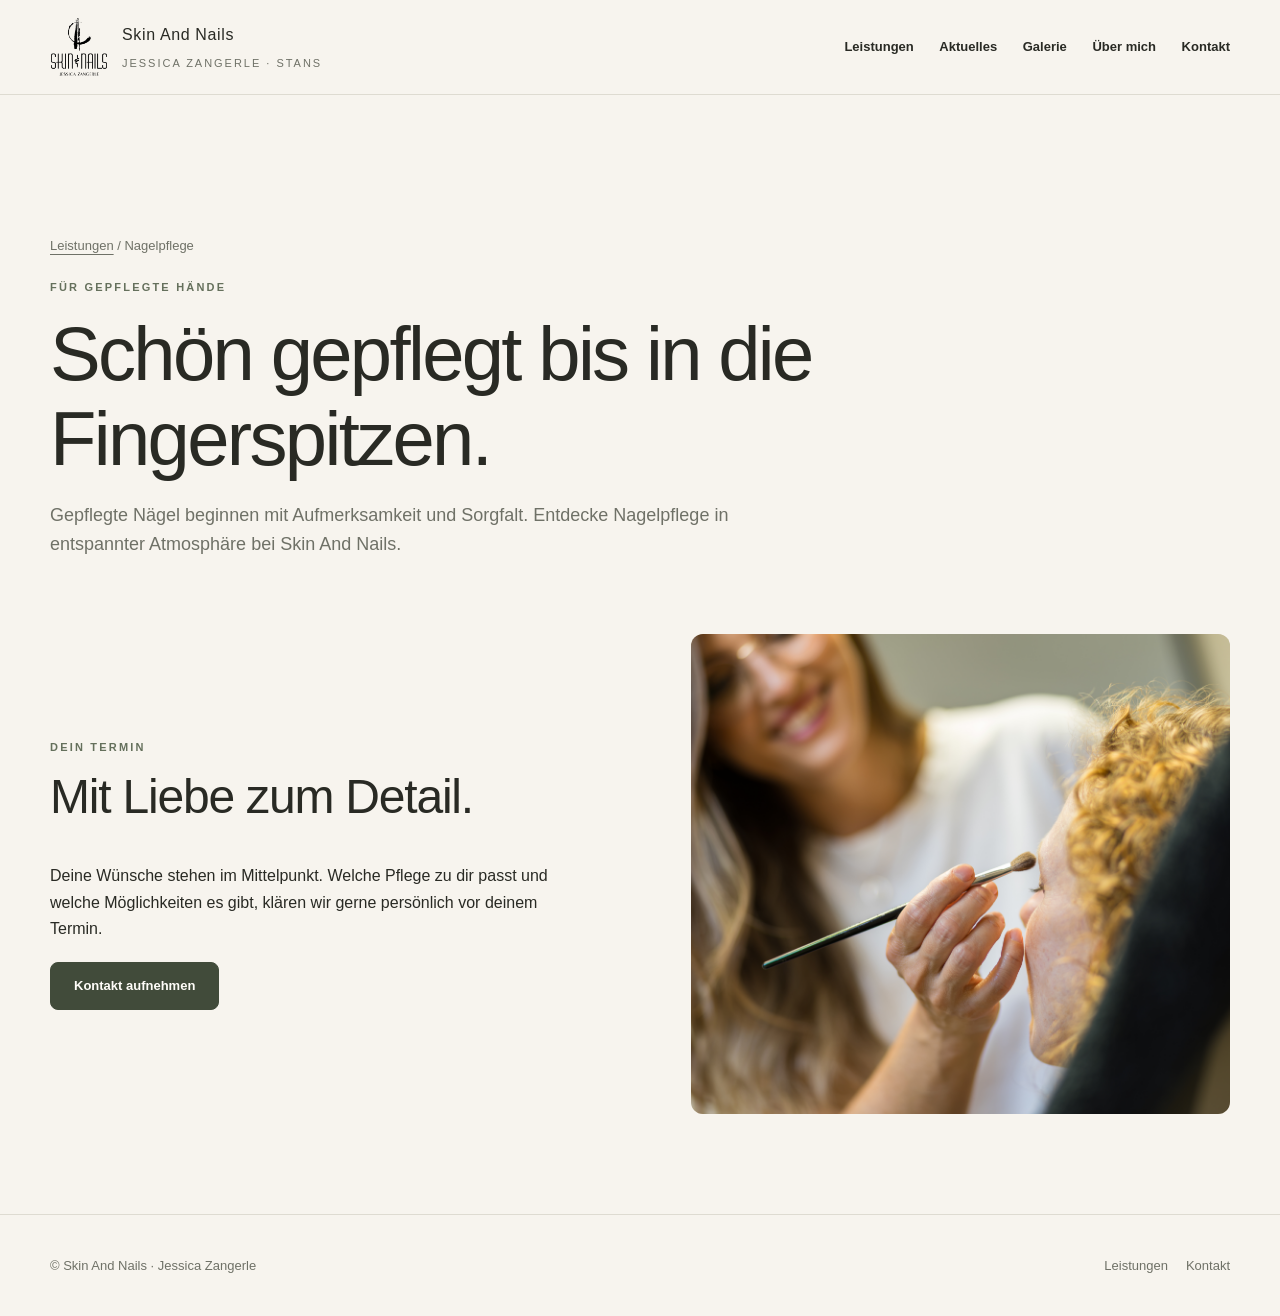
<file: services/nails/index.html>
<!doctype html>
<html lang="de"><head><meta charset="utf-8"><meta name="viewport" content="width=device-width, initial-scale=1"><meta name="description" content="Nagelpflege bei Skin And Nails in Stans, Tirol."><title>Nagelpflege | Skin And Nails</title><link rel="stylesheet" href="../../styles.css"></head>
<body><header class="site-header"><div class="header-inner"><a class="brand" href="../../" aria-label="Skin And Nails – Startseite"><img src="../../assets/logo.png" alt="Skin And Nails Logo"><span><span class="brand-name">Skin And Nails</span><span class="brand-byline">Jessica Zangerle · Stans</span></span></a><nav class="desktop-nav" aria-label="Hauptnavigation"><a href="../">Leistungen</a><a href="../../news/">Aktuelles</a><a href="../../gallery/">Galerie</a><a href="../../about/">Über mich</a><a href="../../contact/">Kontakt</a></nav><details class="site-menu"><summary aria-label="Navigation">Menü</summary><nav aria-label="Hauptnavigation"><a href="../">Leistungen</a><a href="../../news/">Aktuelles</a><a href="../../gallery/">Galerie</a><a href="../../about/">Über mich</a><a href="../../contact/">Kontakt</a></nav></details></div></header>
<main><section class="container page-hero"><p class="breadcrumb"><a href="../">Leistungen</a> / Nagelpflege</p><p class="eyebrow">Für gepflegte Hände</p><h1>Schön gepflegt bis in die Fingerspitzen.</h1><p class="lead">Gepflegte Nägel beginnen mit Aufmerksamkeit und Sorgfalt. Entdecke Nagelpflege in entspannter Atmosphäre bei Skin And Nails.</p></section><section class="container split" style="padding-bottom:100px"><div class="split-copy"><p class="eyebrow">Dein Termin</p><h2>Mit Liebe zum Detail.</h2><p>Deine Wünsche stehen im Mittelpunkt. Welche Pflege zu dir passt und welche Möglichkeiten es gibt, klären wir gerne persönlich vor deinem Termin.</p><a class="button" href="../../contact/">Kontakt aufnehmen</a></div><div class="split-image"><img src="../../assets/eyes.jpg" alt="Detailaufnahme einer kosmetischen Behandlung"></div></section></main><footer class="site-footer"><div class="container footer-inner"><span>© Skin And Nails · Jessica Zangerle</span><div class="footer-links"><a href="../">Leistungen</a><a href="../../contact/">Kontakt</a></div></div></footer></body></html>
</file>
<file: styles.css>
:root {
  color-scheme: light dark;
  --paper: #f7f4ee;
  --surface: #fffdf9;
  --ink: #292a24;
  --muted: #6f7167;
  --line: #dedbd1;
  --olive: #65705c;
  --olive-deep: #414b3a;
  --clay: #bd8065;
  --sans: 'Avenir Next', Avenir, 'Segoe UI', sans-serif;
  --content: 1180px;
  --radius-sm: 0.375rem; 
  --radius-md: 0.5rem;   
  --radius-lg: 0.75rem;  
  --box-shadow: 0 1px 2px rgba(0, 0, 0, 0.04), 0 4px 12px rgba(0, 0, 0, 0.04);
}

* { box-sizing: border-box; }
html { scroll-behavior: smooth; }
body {
  margin: 0;
  background: var(--paper);
  color: var(--ink);
  font: 400 16px/1.65 var(--sans);
}
a { color: inherit; }
img { display: block; max-width: 100%; }
button, a { -webkit-tap-highlight-color: transparent; }
:focus-visible { outline: 3px solid var(--clay); outline-offset: 4px; }

.site-header {
  position: relative;
  z-index: 2;
  background: var(--paper);
  border-bottom: 1px solid var(--line);
  .header-inner {
    width: min(var(--content), calc(100% - 48px));
    min-height: 94px;
    margin-inline: auto;
    display: flex;
    align-items: center;
    justify-content: space-between;
    gap: 24px;
  }
  .brand { display: flex; align-items: center; gap: 14px; text-decoration: none; }
  .brand img { width: 58px; height: 58px; object-fit: contain; mix-blend-mode: multiply; }
  .brand-name { font: 600 18px/1.1 var(--serif); letter-spacing: .04em; }
  .brand-byline { display: block; margin-top: 5px; color: var(--muted); font-size: 11px; letter-spacing: .18em; text-transform: uppercase; }
  .site-menu { display: none; position: relative; }
  .site-menu summary { display: none; }
  nav { display: flex; align-items: center; flex-wrap: wrap; justify-content: flex-end; gap: clamp(12px, 2vw, 29px); }
  nav a { text-decoration: none; font-size: 13px; font-weight: 600; }
  nav a:hover, nav a[aria-current='page'] { color: var(--olive); }
}

main { min-height: 65vh; }
.container { width: min(var(--content), calc(100% - 48px)); margin-inline: auto; }
.eyebrow { margin: 0 0 14px; color: var(--olive); font-size: 11px; font-weight: 700; letter-spacing: .2em; text-transform: uppercase; }
h1, h2, h3 { margin-top: 0; font-family: var(--sans); font-weight: 500; line-height: 1.12; }
h1 { font-size: clamp(42px, 6vw, 76px); letter-spacing: -.035em; }
h2 { font-size: clamp(32px, 4vw, 48px); letter-spacing: -.025em; }
h3 { font-size: 25px; }
p { margin: 0 0 1.2em; }
.lead { max-width: 580px; color: var(--muted); font-size: 18px; }
.button {
  display: inline-flex;
  align-items: center;
  justify-content: center;
  min-height: 48px;
  padding: 0 23px;
  border: 1px solid var(--olive-deep);
  border-radius: var(--radius-md);
  background: var(--olive-deep);
  color: #fffdf9;
  text-decoration: none;
  font-size: 13px;
  font-weight: 600;
  transition: background .2s, color .2s, transform .2s;
  &:hover { transform: translateY(-2px); background: transparent; color: var(--ink); }
  &.button-light { border-color: var(--line); background: transparent; color: var(--ink); }
  &.button-light:hover { border-color: var(--olive-deep); background: var(--olive-deep); color: white; }
}

.hero {
  display: grid;
  grid-template-columns: 1fr 1.02fr;
  min-height: min(690px, calc(100svh - 94px));
  .hero-copy { display: flex; flex-direction: column; justify-content: center; align-items: flex-start; padding: 70px max(36px, calc((100vw - var(--content)) / 2)) 70px max(24px, calc((100vw - var(--content)) / 2)); }
  h1 { max-width: 660px; margin-bottom: 22px; }
  .lead { margin-bottom: 30px; }
  .hero-image { min-height: 480px; background: #d7c6ab; }
  .hero-image img { width: 100%; height: 100%; object-fit: cover; object-position: 55% center; }
}

.section { padding-block: clamp(68px, 9vw, 120px); }
.section-heading { max-width: 650px; margin-bottom: 38px; }
.section-heading h2 { margin-bottom: 16px; }
.cards { display: grid; grid-template-columns: repeat(3, 1fr); gap: 20px; }
.card {
  overflow: hidden;
  border: 1px solid var(--line);
  background: var(--surface);
  text-decoration: none;
  border-radius: var(--radius-lg);
  box-shadow: var(--box-shadow);
  .card-image { height: 250px; overflow: hidden; background: #e6dfd2; }
  .card-image img { width: 100%; height: 100%; object-fit: cover; transition: transform .45s; }
  &:hover .card-image img { transform: scale(1.04); }
  .card-body { padding: 25px; }
  h3 { margin-bottom: 10px; }
  p { color: var(--muted); font-size: 14px; }
  .text-link { color: var(--olive-deep); font-size: 12px; font-weight: 700; letter-spacing: .08em; text-transform: uppercase; }
}
.split {
  display: grid;
  grid-template-columns: 1fr 1fr;
  align-items: center;
  gap: clamp(40px, 8vw, 110px);
  .split-image { min-height: 480px; background: #e5dac8; border-radius: var(--radius-lg); }
  .split-image img { width: 100%; height: 100%; min-height: 480px; object-fit: cover; border-radius: var(--radius-lg); }
  .split-copy { max-width: 500px; }
}
.soft-band { background: #eae8df; }
.page-hero { padding: clamp(74px, 11vw, 140px) 0 52px; }
.page-hero h1 { max-width: 800px; margin-bottom: 20px; }
.page-hero .lead { max-width: 680px; }
.breadcrumb { margin-bottom: 22px; color: var(--muted); font-size: 13px; }
.breadcrumb a { text-decoration-thickness: 1px; text-underline-offset: 4px; }
.content { max-width: 760px; padding-bottom: 100px; }
.content h2 { margin-top: 42px; font-size: 32px; }
.content p, .content li { color: var(--muted); }
.content ul { padding-left: 22px; }
.article-meta { color: var(--muted); font-size: 13px; }
.article-image { width: 100%; max-height: 580px; margin: 30px 0 42px; object-fit: cover; }
.gallery-grid { display: grid; grid-template-columns: repeat(2, 1fr); gap: 18px; padding-bottom: 100px; }
.gallery-grid img { width: 100%; height: 400px; object-fit: cover; background: #e6dfd2; border-radius: var(--radius-lg); box-shadow: var(--box-shadow); }
.contact-grid { display: grid; grid-template-columns: 1fr 1fr; gap: 24px; padding-bottom: 100px; }
.contact-card { padding: 30px; border: 1px solid var(--line); background: var(--surface); border-radius: var(--radius-lg);}
.contact-card h2 { font-size: 26px; }
.contact-card address { font-style: normal; }
.placeholder-note { padding: 16px 18px; border-left: 3px solid var(--clay); background: color-mix(in srgb, var(--clay) 12%, var(--surface)); color: var(--muted); font-size: 13px; }
.site-footer { padding: 40px 0; border-top: 1px solid var(--line); }
.footer-inner { display: flex; justify-content: space-between; gap: 24px; align-items: center; color: var(--muted); font-size: 13px; }
.footer-inner a { text-decoration: none; }
.footer-links { display: flex; flex-wrap: wrap; gap: 18px; }

@media (prefers-color-scheme: dark) {
  :root { --paper: #1d201b; --surface: #262923; --ink: #f2efe7; --muted: #b7b7aa; --line: #3c4038; --olive: #bdc5aa; --olive-deep: #a7b095; --clay: #d3987c; }
  .site-header .brand img { filter: invert(1); mix-blend-mode: screen; }
  .button { color: #1d201b; }
  .button:hover { color: var(--ink); }
  .soft-band { background: #292d26; }
  .placeholder-note { background: color-mix(in srgb, var(--clay) 10%, var(--surface)); }
}

@media (max-width: 800px) {
  .site-header .header-inner { width: min(var(--content), calc(100% - 32px)); min-height: 78px; padding-block: 10px; align-items: center; gap: 12px; }
  .site-header .desktop-nav { display: none; }
  .site-header .site-menu { display: block; flex: 0 0 auto; }
  .site-header .site-menu summary {
    display: flex;
    align-items: center;
    padding: 10px 12px;
    cursor: pointer;
    font-size: 0;
    font-weight: 600;
    list-style: none;
  }
  .site-header .site-menu summary::-webkit-details-marker { display: none; }
  .site-header .site-menu summary::before {
    width: 24px;
    height: 3px;
    background: currentColor;
    box-shadow: 0 7px 0 currentColor, 0 14px 0 currentColor;
    content: "";
  }
  .site-header .site-menu nav,
  .site-header .site-menu:not([open]) > nav { display: none; }
  .site-header .site-menu[open] nav {
    position: absolute;
    top: calc(100% + 10px);
    right: 0;
    z-index: 3;
    display: flex;
    min-width: 190px;
    padding: 8px;
    flex-direction: column;
    align-items: stretch;
    gap: 0;
    border: 1px solid var(--line);
    border-radius: var(--radius-md);
    background: var(--surface);
    box-shadow: var(--box-shadow);
  }
  .site-header .site-menu[open] nav a { padding: 10px 12px; font-size: 14px; }
  .hero { grid-template-columns: 1fr; }
  .hero .hero-copy { padding: 72px 24px; }
  .hero .hero-image { min-height: 440px; }
  .cards { grid-template-columns: 1fr 1fr; }
  .split { grid-template-columns: 1fr; }
  .split .split-image, .split .split-image img { min-height: 360px; }
}
@media (max-width: 560px) {
  .container { width: calc(100% - 36px); }
  .site-header .brand img { width: 48px; height: 48px; }
  .hero .hero-image { min-height: 340px; }
  .cards, .gallery-grid, .contact-grid { grid-template-columns: 1fr; }
  .card .card-image { height: 240px; }
  .gallery-grid img { height: 320px; }
  .footer-inner { flex-direction: column; align-items: flex-start; }
}
</file>
